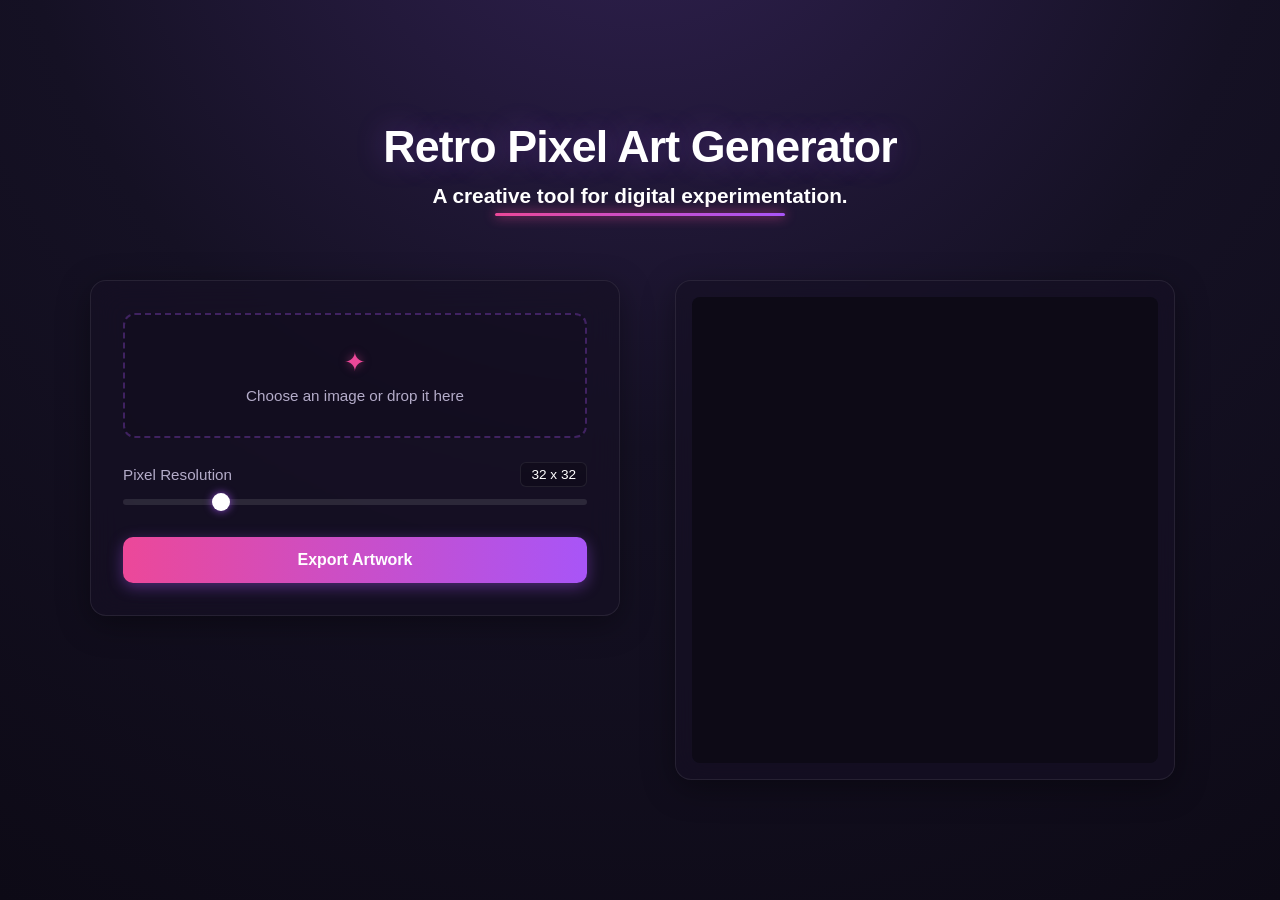
<file: img2pxl/index.html>
<!DOCTYPE html>
<html lang="en">
<head>
    <meta charset="UTF-8">
    <meta name="viewport" content="width=device-width, initial-scale=1.0">
    <title>Zesctt | Pixel Art Generator</title>
    <link rel="stylesheet" href="styles.css">
    <link rel="icon" type="image/x-icon" href="favicon.ico">

</head>
<body>

    <main class="container">
        <header class="site-header">
            <h1 class="title">Retro Pixel Art Generator</h1>
            <p class="subtitle">A creative tool for digital experimentation.</p>
        </header>

        <section class="workspace">
            <div class="controls-panel">
                <div class="control-group drag-zone" id="dropZone">
                    <label for="imageInput" class="file-label">
                        <span class="upload-icon">✦</span>
                        <span class="upload-text">Choose an image or drop it here</span>
                    </label>
                    <input type="file" id="imageInput" accept="image/*">
                </div>
                
                <div class="control-group slider-box">
                    <div class="slider-header">
                        <label for="pixelSlider">Pixel Resolution</label>
                        <span id="sliderValue" class="badge">32 x 32</span>
                    </div>
                    <input type="range" id="pixelSlider" min="8" max="128" value="32" step="4">
                </div>

                <button id="downloadBtn" class="btn-primary">Export Artwork</button>
            </div>

            <div class="display-panel">
                <div class="canvas-wrapper">
                    <canvas id="canvas"></canvas>
                </div>
            </div>
        </section>
    </main>

    <script src="main.js"></script>
</body>
</html>
</file>
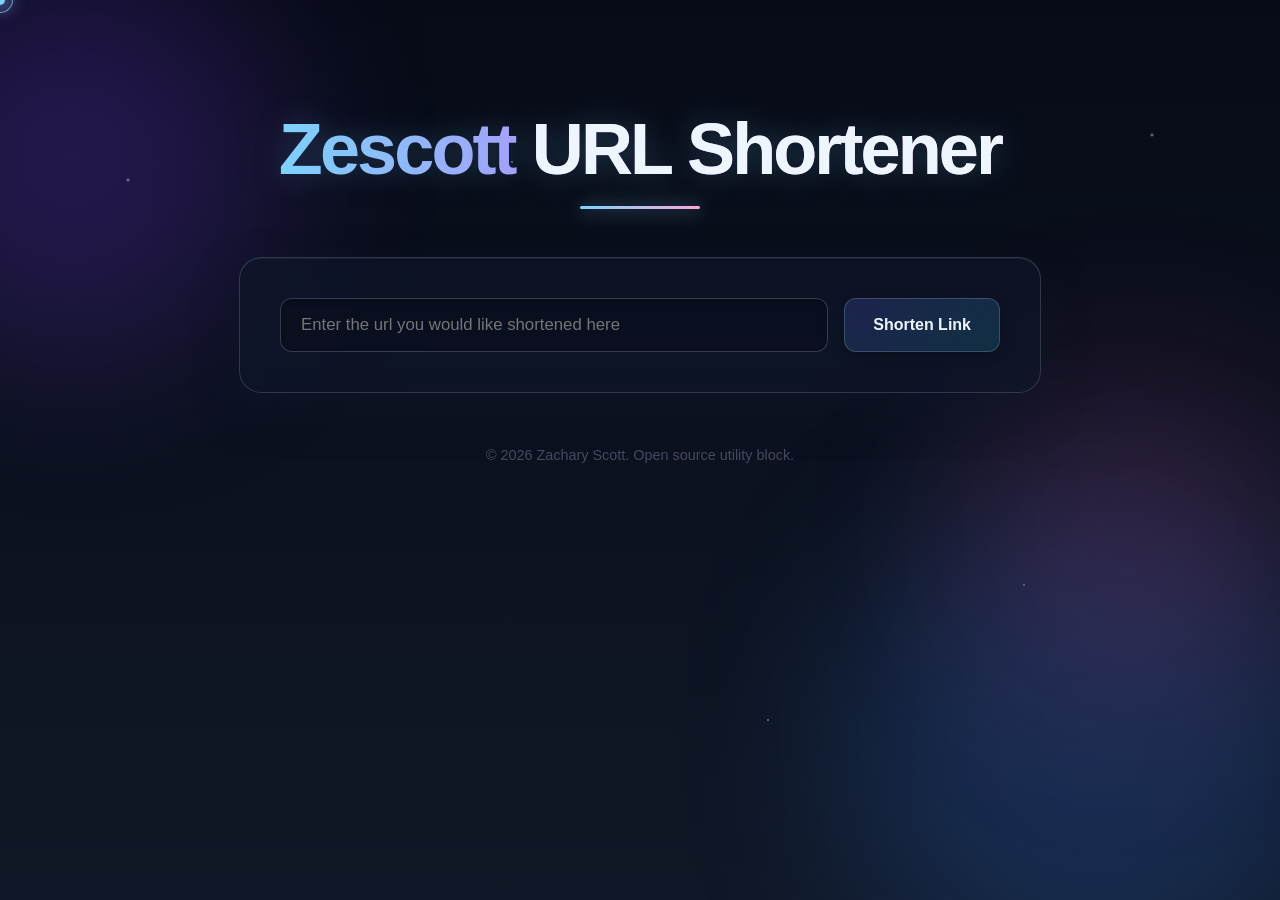
<file: url-shortener/index.html>
<!DOCTYPE html>
<html lang="en">
<head>
    <meta charset="UTF-8">
    <meta name="viewport" content="width=device-width, initial-scale=1.0">
    <title>Zescott | URL Shortener</title>
    <link rel="stylesheet" href="styles.css">
    <link rel="icon" type="image/x-icon" href="favicon.ico">

</head>
<body>

    <div class="orb orb-one"></div>
    <div class="orb orb-two"></div>
    <div class="orb orb-three"></div>


    <div class="cursor-dot" id="customDot"></div>
    <div class="cursor-tail" id="customTail"></div>

    <main class="shortener-container">
        <header class="shortener-header">
            <h1 class="main-hero">Zescott<span> URL Shortener</span></h1>
            <div class="role-underline"></div>
        </header>

        <section class="shortener-box">
            <form id="shortenerForm" class="shortener-form">
                <div class="input-group">
                    <input type="url" id="longUrl" placeholder="Enter the url you would like shortened here" required autocomplete="off">
                    <button type="submit" class="submit-btn">
                        <span>Shorten Link</span>
                    </button>
                </div>
            </form>

            <div id="resultWrapper" class="result-wrapper hidden">
                <div class="result-card">
                    <p class="result-label">Optimised Destination:</p>
                    <div class="result-display">
                        <a href="#" id="shortenedUrl" target="_blank" class="short-link">://zescott.com</a>
                        <button id="copyBtn" class="copy-btn" aria-label="Copy to Clipboard">
                            Copy
                        </button>
                    </div>
                </div>
            </div>
        </section>
        
        <footer class="footer-meta">
            <p class="footer-text">© 2026 Zachary Scott. Open source utility block.</p>
        </footer>
    </main>

    <script src="scripts.js"></script>
</body>
</html>
</file>
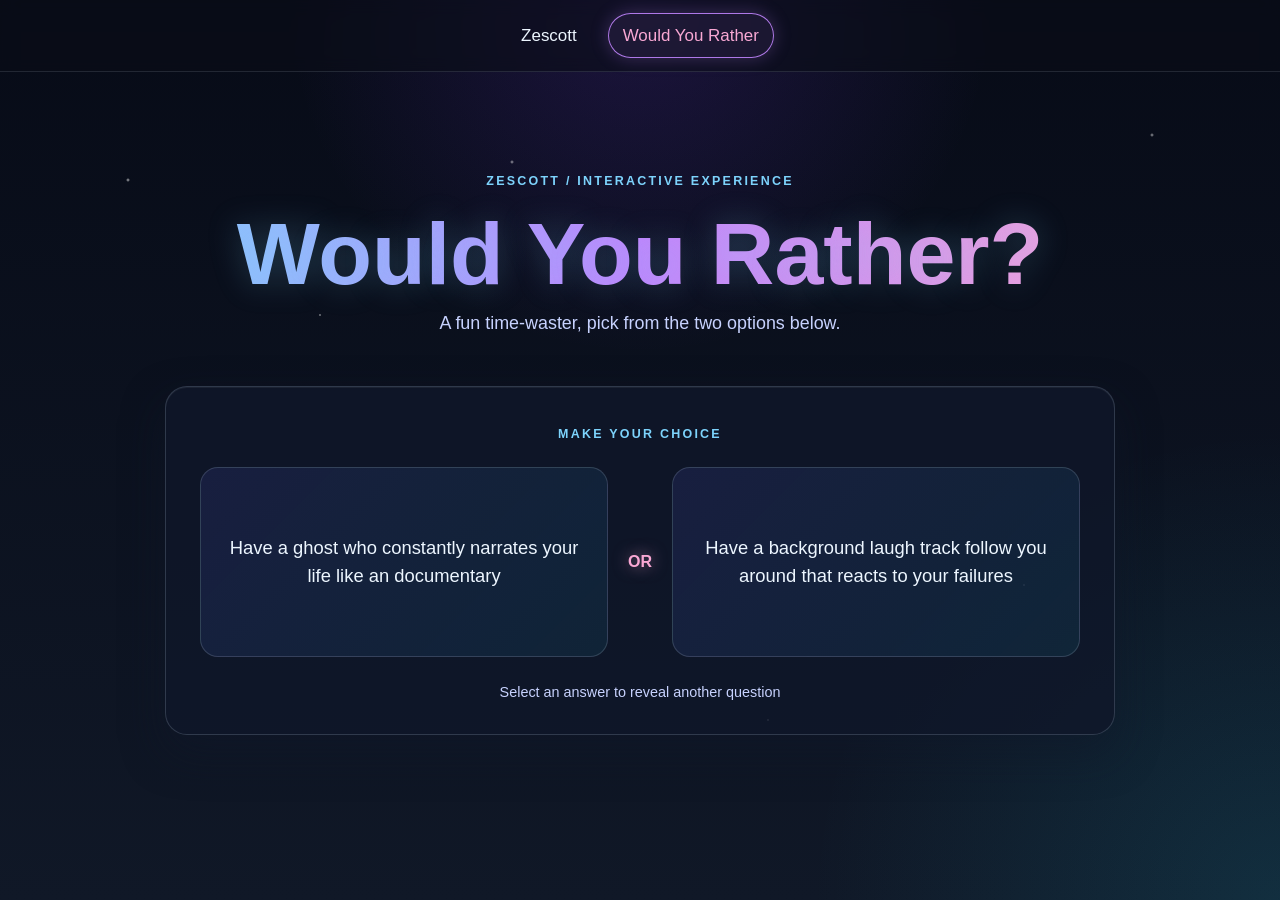
<file: wyr/index.html>
<!DOCTYPE html>
<html lang="en">
<head>
    <meta charset="UTF-8">
    <link rel="stylesheet" href="styles.css">
    <link rel="icon" type="image/x-icon" href="favicon.ico">

    <meta name="viewport" content="width=device-width, initial-scale=1.0">
    <meta name="description" content="A random Would You Rather game by Zescott.">
    <title>Would You Rather | Zescott</title>
</head>
<body>
    <header class="nav-bar">
        <a class="nav-item" href="https://zescott.com">Zescott</a>
        <span class="nav-item nav-current">Would You Rather</span>
    </header>

    <main class="game-shell">
        <p class="eyebrow">ZESCOTT / INTERACTIVE EXPERIENCE</p>
        <h1>Would You Rather?</h1>
        <p class="intro">A fun time-waster, pick from the two options below.</p>

        <section class="game-panel" aria-label="Would You Rather choices">
            <p class="prompt-label">MAKE YOUR CHOICE</p>
            <div class="choices">
                <button class="left" type="button">Option A</button>
                <span class="versus">OR</span>
                <button class="right" type="button">Option B</button>
            </div>
            <p class="hint">Select an answer to reveal another question</p>
        </section>
    </main>
    <script src="main.js"></script>
</body>
</html>
</file>
<file: img2pxl/styles.css>
:root {
    --bg-gradient: radial-gradient(circle at 50% -20%, #312152 0%, #151124 50%, #0d0a16 100%);
    --panel-bg: rgba(22, 17, 36, 0.7);
    --border-color: rgba(255, 255, 255, 0.08);
    --border-glow: rgba(168, 85, 247, 0.4);
    --text-main: #ffffff;
    --text-muted: #b4acc9;
    --accent-gradient: linear-gradient(90deg, #ec4899, #a855f7);
    --btn-hover-gradient: linear-gradient(90deg, #f43f5e, #ec4899);
    --font-stack: -apple-system, BlinkMacSystemFont, "Segoe UI", Roboto, Helvetica, Arial, sans-serif;
}

* {
    box-sizing: border-box;
    margin: 0;
    padding: 0;
}

body {
    font-family: var(--font-stack);
    background: var(--bg-gradient);
    background-attachment: fixed;
    color: var(--text-main);
    display: flex;
    justify-content: center;
    align-items: center;
    min-height: 100vh;
    padding: 40px 20px;
}

.container {
    width: 100%;
    max-width: 1100px;
    display: flex;
    flex-direction: column;
    gap: 40px;
}

.site-header {
    text-align: center;
    padding-bottom: 24px;
    position: relative;
}

.title {
    font-size: 2.8rem;
    font-weight: 800;
    letter-spacing: -0.02em;
    margin-bottom: 12px;
    text-shadow: 0 0 30px rgba(168, 85, 247, 0.3);
}

.subtitle {
    display: inline-block;
    font-size: 1.3rem;
    font-weight: 600;
    color: #ffffff;
    padding-bottom: 8px;
    position: relative;
}

.subtitle::after {
    content: '';
    position: absolute;
    bottom: 0;
    left: 15%;
    width: 70%;
    height: 3px;
    background: var(--accent-gradient);
    border-radius: 2px;
    box-shadow: 0 0 12px #ec4899;
}

.workspace {
    display: grid;
    grid-template-columns: 1fr 1fr;
    gap: 40px;
    align-items: start;
}

@media (max-width: 768px) {
    .workspace {
        grid-template-columns: 1fr;
    }
}

.controls-panel {
    display: flex;
    flex-direction: column;
    gap: 24px;
    background: var(--panel-bg);
    border: 1px solid var(--border-color);
    padding: 32px;
    border-radius: 16px;
    backdrop-filter: blur(16px);
    -webkit-backdrop-filter: blur(16px);
    box-shadow: 0 8px 32px 0 rgba(0, 0, 0, 0.37);
}

.control-group {
    display: flex;
    flex-direction: column;
    gap: 12px;
}

.drag-zone {
    border: 2px dashed rgba(168, 85, 247, 0.3);
    border-radius: 12px;
    padding: 32px 20px;
    text-align: center;
    cursor: pointer;
    transition: all 0.3s ease;
    position: relative;
    background: rgba(0, 0, 0, 0.1);
}

.drag-zone:hover, .drag-zone.dragover {
    border-color: #ec4899;
    background-color: rgba(236, 72, 153, 0.04);
    box-shadow: 0 0 15px rgba(236, 72, 153, 0.2);
}

.drag-zone input[type="file"] {
    position: absolute;
    top: 0;
    left: 0;
    width: 100%;
    height: 100%;
    opacity: 0;
    cursor: pointer;
}

.file-label {
    display: flex;
    flex-direction: column;
    align-items: center;
    gap: 10px;
    cursor: pointer;
}

.upload-icon {
    font-size: 1.6rem;
    color: #ec4899;
    text-shadow: 0 0 10px rgba(236, 72, 153, 0.5);
}

.upload-text {
    font-size: 0.95rem;
    color: var(--text-muted);
}

.slider-header {
    display: flex;
    justify-content: space-between;
    align-items: center;
    font-size: 0.95rem;
    font-weight: 500;
    color: var(--text-muted);
}

.badge {
    background: rgba(0, 0, 0, 0.2);
    border: 1px solid var(--border-color);
    padding: 4px 10px;
    border-radius: 6px;
    font-size: 0.85rem;
    color: #ffffff;
}

input[type="range"] {
    -webkit-appearance: none;
    width: 100%;
    background: transparent;
}

input[type="range"]:focus {
    outline: none;
}

input[type="range"]::-webkit-slider-runnable-track {
    width: 100%;
    height: 6px;
    background: rgba(255, 255, 255, 0.1);
    border-radius: 3px;
}

input[type="range"]::-webkit-slider-thumb {
    height: 18px;
    width: 18px;
    border-radius: 50%;
    background: #ffffff;
    cursor: pointer;
    -webkit-appearance: none;
    margin-top: -6px;
    box-shadow: 0 0 8px rgba(168, 85, 247, 0.8);
    transition: transform 0.1s ease;
}

input[type="range"]::-webkit-slider-thumb:hover {
    transform: scale(1.2);
}

.btn-primary {
    font-family: var(--font-stack);
    font-size: 1rem;
    font-weight: 600;
    background: var(--accent-gradient);
    color: #ffffff;
    border: none;
    padding: 14px;
    border-radius: 10px;
    cursor: pointer;
    transition: all 0.3s ease;
    margin-top: 8px;
    box-shadow: 0 4px 15px rgba(168, 85, 247, 0.4);
}

.btn-primary:hover {
    background: var(--btn-hover-gradient);
    box-shadow: 0 4px 20px rgba(236, 72, 153, 0.6);
    transform: translateY(-1px);
}

.display-panel {
    display: flex;
    justify-content: center;
    align-items: center;
}

.canvas-wrapper {
    background: var(--panel-bg);
    border: 1px solid var(--border-color);
    padding: 16px;
    border-radius: 16px;
    width: 100%;
    max-width: 500px;
    aspect-ratio: 1 / 1;
    display: flex;
    justify-content: center;
    align-items: center;
    backdrop-filter: blur(16px);
    -webkit-backdrop-filter: blur(16px);
    box-shadow: 0 8px 32px 0 rgba(0, 0, 0, 0.37);
}

canvas {
    width: 100%;
    height: 100%;
    border-radius: 8px;
    background: #0d0a16;
    display: block;
}
</file>
<file: url-shortener/styles.css>
:root {
    --space-bg: #070b17;
    --space-bg-2: #101827;
    --space-panel: rgba(15, 23, 42, 0.68);
    --space-panel-strong: rgba(17, 24, 39, 0.95);
    --space-text: #edf6ff;
    --space-muted: #c7d2fe;
    --space-accent: #7dd3fc;
    --space-accent-2: #c084fc;
    --space-accent-3: #f9a8d4;
    --space-glow: #67e8f9;
    --space-border: rgba(148, 163, 184, 0.25);
}

* {
    box-sizing: border-box;
    cursor: none;
}

html, body {
    margin: 0;
    padding: 0;
    width: 100%;
    min-height: 100vh;
    font-family: "Segoe UI", Tahoma, Geneva, Verdana, sans-serif;
    background: linear-gradient(180deg, var(--space-bg) 0%, var(--space-bg-2) 100%);
    color: var(--space-text);
    overflow-x: hidden;
}

body::before {
    content: "";
    position: fixed;
    inset: 0;
    background-image:
        radial-gradient(2px 2px at 10% 20%, rgba(255,255,255,0.9) 0, transparent 100%),
        radial-gradient(2px 2px at 25% 35%, rgba(255,255,255,0.8) 0, transparent 100%),
        radial-gradient(1.5px 1.5px at 40% 18%, rgba(255,255,255,0.8) 0, transparent 100%),
        radial-gradient(2px 2px at 70% 30%, rgba(255,255,255,0.9) 0, transparent 100%),
        radial-gradient(1.5px 1.5px at 80% 65%, rgba(255,255,255,0.7) 0, transparent 100%),
        radial-gradient(2px 2px at 90% 15%, rgba(255,255,255,0.8) 0, transparent 100%),
        radial-gradient(1.5px 1.5px at 60% 80%, rgba(255,255,255,0.8) 0, transparent 100%);
    opacity: 0.75;
    pointer-events: none;
    z-index: 0;
}

.orb {
    position: fixed;
    border-radius: 50%;
    filter: blur(90px);
    opacity: 0.35;
    z-index: 0;
    pointer-events: none;
}
.orb-one { width: 400px; height: 400px; top: -5%; left: -10%; background: rgba(124, 58, 237, 0.7); }
.orb-two { width: 500px; height: 500px; bottom: -10%; right: -5%; background: rgba(59, 130, 246, 0.6); }
.orb-three { width: 350px; height: 350px; top: 40%; left: 75%; background: rgba(236, 72, 153, 0.4); }

.cursor-dot, .cursor-tail {
    position: fixed;
    top: 0; left: 0;
    pointer-events: none;
    z-index: 9999;
    border-radius: 50%;
    transform: translate(-50%, -50%);
}
.cursor-dot {
    width: 10px; height: 10px;
    background: rgba(125, 211, 252, 1);
    box-shadow: 0 0 14px rgba(125, 211, 252, 0.9), 0 0 24px rgba(192, 132, 252, 0.7);
}
.cursor-tail {
    width: 26px; height: 26px;
    border: 1px solid rgba(125, 211, 252, 0.7);
    background: rgba(125, 211, 252, 0.08);
    box-shadow: 0 0 18px rgba(125, 211, 252, 0.2);
    transition: width 0.12s ease, height 0.12s ease, opacity 0.12s ease;
}

.shortener-container {
    position: relative;
    z-index: 1;
    max-width: 850px;
    margin: 0 auto;
    padding: 10vh 24px;
    display: flex;
    flex-direction: column;
    align-items: center;
}

.shortener-header {
    text-align: center;
    margin-bottom: 48px;
}
.main-hero {
    font-size: clamp(2.5rem, 6vw, 4.5rem);
    font-weight: 800;
    margin: 0 0 8px 0;
    letter-spacing: -0.04em;
    background: linear-gradient(90deg, var(--space-accent), var(--space-accent-2), var(--space-accent-3));
    -webkit-background-clip: text;
    background-clip: text;
    color: transparent;
    text-shadow: 0 0 32px rgba(125, 211, 252, 0.25);
}
.main-hero span {
    color: var(--space-text);
    -webkit-text-fill-color: var(--space-text);
}
.whatamI {
    margin: 0;
    font-size: clamp(1.1rem, 2vw, 1.5rem);
    color: var(--space-glow);
    text-shadow: 0 0 24px rgba(103, 232, 249, 0.45);
}
.role-underline {
    width: 120px; height: 3px;
    margin: 16px auto 0 auto;
    border-radius: 999px;
    background: linear-gradient(90deg, var(--space-accent), var(--space-accent-3));
    box-shadow: 0 0 18px rgba(125, 211, 252, 0.7);
    animation: expandLine 2s ease-in-out infinite;
}

@keyframes expandLine {
    0% { width: 100px; opacity: 0.8; }
    50% { width: 280px; opacity: 1; }
    100% { width: 100px; opacity: 0.8; }
}


.shortener-box {
    width: 100%;
    background: var(--space-panel);
    border: 1px solid var(--space-border);
    border-radius: 22px;
    padding: 40px;
    box-shadow: 0 18px 40px rgba(15, 23, 42, 0.5), inset 0 1px 0 rgba(255,255,255,0.06);
    backdrop-filter: blur(12px);
    transition: transform 0.3s ease, border-color 0.3s ease;
}
.shortener-box:hover {
    border-color: rgba(125, 211, 252, 0.4);
}

.shortener-form .input-group {
    display: grid;
    grid-template-columns: 1fr auto;
    gap: 16px;
}

.shortener-form input[type="url"] {
    background: rgba(10, 15, 30, 0.7);
    border: 1px solid rgba(148, 163, 184, 0.3);
    border-radius: 12px;
    padding: 16px 20px;
    color: var(--space-text);
    font-size: 1.05rem;
    outline: none;
    transition: all 0.25s ease;
    box-shadow: inset 0 2px 4px rgba(0,0,0,0.3);
}
.shortener-form input[type="url"]:focus {
    border-color: var(--space-glow);
    box-shadow: 0 0 15px rgba(103, 232, 249, 0.25), inset 0 2px 4px rgba(0,0,0,0.3);
    background: rgba(10, 15, 30, 0.9);
}


.submit-btn {
    background: linear-gradient(135deg, rgba(99, 102, 241, 0.2), rgba(34, 211, 238, 0.15));
    border: 1px solid rgba(148, 163, 184, 0.3);
    border-radius: 12px;
    padding: 0 28px;
    color: var(--space-text);
    font-size: 1rem;
    font-weight: 600;
    transition: all 0.25s ease;
    box-shadow: 0 4px 12px rgba(0,0,0,0.2);
}
.submit-btn:hover {
    transform: translateY(-2px);
    border-color: rgba(125, 211, 252, 0.8);
    background: linear-gradient(135deg, rgba(96, 165, 250, 0.25), rgba(192, 132, 252, 0.2));
    box-shadow: 0 12px 24px rgba(125, 211, 252, 0.15), 0 0 12px rgba(192, 132, 252, 0.1);
}

.result-wrapper {
    margin-top: 32px;
    padding-top: 32px;
    border-top: 1px solid rgba(148, 163, 184, 0.15);
    opacity: 1;
    transform: translateY(0);
    transition: all 0.4s cubic-bezier(0.175, 0.885, 0.32, 1.275);
}
.result-wrapper.hidden {
    display: none;
    opacity: 0;
    transform: translateY(15px);
}
.result-label {
    margin: 0 0 12px 0;
    color: var(--space-muted);
    font-size: 0.95rem;
    letter-spacing: 0.05em;
    text-transform: uppercase;
}
.result-display {
    display: grid;
    grid-template-columns: 1fr auto;
    background: rgba(7, 11, 23, 0.5);
    border: 1px solid rgba(148, 163, 184, 0.2);
    border-radius: 12px;
    overflow: hidden;
    align-items: center;
}
.short-link {
    padding: 16px 20px;
    color: var(--space-accent);
    text-decoration: none;
    font-weight: 600;
    overflow-x: auto;
    white-space: nowrap;
}
.short-link:hover {
    text-decoration: underline;
    color: var(--space-glow);
}
.copy-btn {
    background: rgba(192, 132, 252, 0.12);
    border: none;
    border-left: 1px solid rgba(148, 163, 184, 0.2);
    color: var(--space-accent-2);
    padding: 0 24px;
    height: 100%;
    font-weight: 600;
    transition: all 0.2s ease;
}
.copy-btn:hover {
    background: rgba(192, 132, 252, 0.25);
    color: var(--space-text);
}

.footer-meta {
    margin-top: 40px;
    text-align: center;
}
.footer-text {
    color: rgba(199, 210, 254, 0.4);
    font-size: 0.9rem;
}

@media (max-width: 640px) {
    .shortener-form .input-group,
    .result-display {
        grid-template-columns: 1fr;
    }
    .shortener-form input[type="url"], .submit-btn, .copy-btn {
        padding: 16px;
        width: 100%;
        height: auto;
    }
    .copy-btn {
        border-left: none;
        border-top: 1px solid rgba(148, 163, 184, 0.2);
    }
    .shortener-box { padding: 24px; }
}

.shortener-container {
    position: relative;
    z-index: 1;
    max-width: 850px;
    margin: 0 auto;
    padding: 12vh 24px;
    display: flex;
    flex-direction: column;
    align-items: center;
}

.shortener-header {
    text-align: center;
    margin-bottom: 48px;
}

.main-hero span {
    color: var(--space-text);
    -webkit-text-fill-color: var(--space-text);
}

.shortener-box {
    width: 100%;
    background: var(--space-panel);
    border: 1px solid var(--space-border);
    border-radius: 22px;
    padding: 40px;
    box-shadow: 0 18px 40px rgba(15, 23, 42, 0.5), inset 0 1px 0 rgba(255,255,255,0.06);
    backdrop-filter: blur(12px);
    transition: border-color 0.3s ease;
}
.shortener-box:hover {
    border-color: rgba(125, 211, 252, 0.4);
}

.shortener-form .input-group {
    display: grid;
    grid-template-columns: 1fr auto;
    gap: 16px;
}

.shortener-form input[type="url"] {
    background: rgba(10, 15, 30, 0.7);
    border: 1px solid rgba(148, 163, 184, 0.3);
    border-radius: 12px;
    padding: 16px 20px;
    color: var(--space-text);
    font-size: 1.05rem;
    outline: none;
    transition: all 0.25s ease;
    box-shadow: inset 0 2px 4px rgba(0,0,0,0.3);
}
.shortener-form input[type="url"]:focus {
    border-color: var(--space-glow);
    box-shadow: 0 0 15px rgba(103, 232, 249, 0.25);
    background: rgba(10, 15, 30, 0.9);
}


.submit-btn {
    background: linear-gradient(135deg, rgba(99, 102, 241, 0.2), rgba(34, 211, 238, 0.15));
    border: 1px solid rgba(148, 163, 184, 0.3);
    border-radius: 12px;
    padding: 0 28px;
    color: var(--space-text);
    font-size: 1rem;
    font-weight: 600;
    transition: all 0.25s ease;
}
.submit-btn:hover {
    transform: translateY(-2px);
    border-color: rgba(125, 211, 252, 0.8);
    background: linear-gradient(135deg, rgba(96, 165, 250, 0.25), rgba(192, 132, 252, 0.2));
    box-shadow: 0 12px 24px rgba(125, 211, 252, 0.15);
}

.result-wrapper {
    margin-top: 32px;
    padding-top: 32px;
    border-top: 1px solid rgba(148, 163, 184, 0.15);
    transition: all 0.3s ease;
}

.result-wrapper.hidden {
    display: none;
}

.result-label {
    margin: 0 0 12px 0;
    color: var(--space-muted);
    font-size: 0.95rem;
    letter-spacing: 0.05em;
    text-transform: uppercase;
}

.result-display {
    display: grid;
    grid-template-columns: 1fr auto;
    background: rgba(7, 11, 23, 0.5);
    border: 1px solid rgba(148, 163, 184, 0.2);
    border-radius: 12px;
    overflow: hidden;
    align-items: center;
}

.short-link {
    padding: 16px 20px;
    color: var(--space-accent);
    text-decoration: none;
    font-weight: 600;
    overflow-x: auto;
    white-space: nowrap;
}
.short-link:hover {
    color: var(--space-glow);
}

.copy-btn {
    background: rgba(192, 132, 252, 0.12);
    border: none;
    border-left: 1px solid rgba(148, 163, 184, 0.2);
    color: var(--space-accent-2);
    padding: 0 24px;
    height: 100%;
    font-weight: 600;
    transition: all 0.2s ease;
}
.copy-btn:hover {
    background: rgba(192, 132, 252, 0.25);
    color: var(--space-text);
}

.footer-meta {
    margin-top: 40px;
    text-align: center;
}
.footer-text {
    color: rgba(199, 210, 254, 0.3);
    font-size: 0.9rem;
}

@media (max-width: 640px) {
    .shortener-form .input-group, 
    .result-display { 
        grid-template-columns: 1fr; 
    }
    .shortener-form input[type="url"], 
    .submit-btn, 
    .copy-btn { 
        padding: 16px; 
        width: 100%; 
        height: auto; 
    }
    .copy-btn { 
        border-left: none; 
        border-top: 1px solid rgba(148, 163, 184, 0.2); 
    }
    .shortener-box { 
        padding: 24px; 
    }
}
</file>
<file: wyr/styles.css>
:root {
	--space-bg: #070b17;
	--space-bg-2: #101827;
	--space-panel: rgb(15 23 42 / 80%);
	--space-text: #edf6ff;
	--space-muted: #c7d2fe;
	--space-accent: #7dd3fc;
	--space-accent-2: #c084fc;
	--space-accent-3: #f9a8d4;
	--space-glow: #67e8f9;
	--space-border: rgb(148 163 184 / 25%);
}

* {
	box-sizing: border-box;
}

body {
	position: relative;
	min-height: 100vh;
	margin: 0;
	overflow-x: hidden;
	background:
		radial-gradient(circle at top, rgb(124 58 237 / 18%), transparent 32%),
		radial-gradient(circle at bottom right, rgb(34 211 238 / 12%), transparent 30%),
		linear-gradient(180deg, var(--space-bg) 0%, var(--space-bg-2) 100%);
	color: var(--space-text);
	font-family: "Segoe UI", Tahoma, Geneva, Verdana, sans-serif;
	line-height: 1.6;
}

body::before {
	content: "";
	position: fixed;
	inset: 0;
	background-image:
		radial-gradient(2px 2px at 10% 20%, rgb(255 255 255 / 90%) 0, transparent 100%),
		radial-gradient(1.5px 1.5px at 25% 35%, rgb(255 255 255 / 80%) 0, transparent 100%),
		radial-gradient(2px 2px at 40% 18%, rgb(255 255 255 / 80%) 0, transparent 100%),
		radial-gradient(2px 2px at 70% 30%, rgb(255 255 255 / 90%) 0, transparent 100%),
		radial-gradient(1.5px 1.5px at 80% 65%, rgb(255 255 255 / 70%) 0, transparent 100%),
		radial-gradient(2px 2px at 90% 15%, rgb(255 255 255 / 80%) 0, transparent 100%),
		radial-gradient(1.5px 1.5px at 60% 80%, rgb(255 255 255 / 80%) 0, transparent 100%);
	opacity: 0.75;
	pointer-events: none;
}

.nav-bar,
.game-shell {
	position: relative;
	z-index: 1;
}

.nav-bar {
	height: 72px;
	display: flex;
	align-items: center;
	justify-content: center;
	gap: 16px;
	background: rgb(10 14 24 / 60%);
	border-bottom: 1px solid rgb(148 163 184 / 18%);
	backdrop-filter: blur(8px);
}

.nav-item {
	padding: 8px 14px;
	border: 1px solid transparent;
	border-radius: 999px;
	color: var(--space-text);
	font-size: 1.06rem;
	font-weight: 500;
	text-decoration: none;
}

.nav-item:hover,
.nav-current {
	color: var(--space-accent-3);
	border-color: rgb(192 132 252 / 90%);
	background: rgb(192 132 252 / 8%);
	box-shadow: 0 0 18px rgb(192 132 252 / 25%);
}

.game-shell {
	width: min(100% - 36px, 1100px);
	margin: 0 auto;
	padding: 100px 0 90px;
	text-align: center;
}

.eyebrow,
.prompt-label {
	margin: 0;
	color: var(--space-accent);
	font-size: 0.78rem;
	font-weight: 700;
	letter-spacing: 0.18em;
}

h1 {
	margin: 14px 0 8px;
	background: linear-gradient(90deg, var(--space-accent), var(--space-accent-2), var(--space-accent-3));
	background-clip: text;
	color: transparent;
	font-size: clamp(2.7rem, 8vw, 5.5rem);
	line-height: 1.08;
	text-shadow: 0 0 32px rgb(125 211 252 / 25%);
}

.intro {
	margin: 0 auto 48px;
	color: var(--space-muted);
	font-size: 1.12rem;
}

.game-panel {
	max-width: 950px;
	margin: 0 auto;
	padding: 38px 34px 30px;
	border: 1px solid var(--space-border);
	border-radius: 22px;
	background: var(--space-panel);
	box-shadow: 0 18px 40px rgb(15 23 42 / 50%), inset 0 1px 0 rgb(255 255 255 / 6%);
}

.choices {
	display: flex;
	align-items: stretch;
	gap: 20px;
	margin-top: 22px;
}

.choices button {
	flex: 1;
	min-height: 190px;
	padding: 28px;
	border: 1px solid rgb(148 163 184 / 25%);
	border-radius: 18px;
	background: linear-gradient(135deg, rgb(99 102 241 / 12%), rgb(34 211 238 / 8%));
	color: var(--space-text);
	font: inherit;
	font-size: 1.15rem;
	line-height: 1.5;
	cursor: pointer;
	transition: transform 0.25s ease, border-color 0.25s ease, box-shadow 0.25s ease, background 0.25s ease;
}

.choices button:hover,
.choices button:focus-visible {
	border-color: rgb(125 211 252 / 70%);
	background: linear-gradient(135deg, rgb(96 165 250 / 18%), rgb(192 132 252 / 16%), rgb(249 168 212 / 12%));
	box-shadow: 0 18px 34px rgb(125 211 252 / 12%), 0 0 22px rgb(192 132 252 / 12%);
	transform: translateY(-4px);
	outline: none;
}

.versus {
	align-self: center;
	color: var(--space-accent-3);
	font-weight: 800;
	text-shadow: 0 0 16px rgb(249 168 212 / 60%);
}

.hint {
	margin: 24px 0 0;
	color: var(--space-muted);
	font-size: 0.9rem;
}

@media (max-width: 650px) {
	.nav-bar {
		height: 62px;
	}

	.game-shell {
		padding-top: 70px;
	}

	.game-panel {
		padding: 30px 18px 24px;
	}

	.choices {
		flex-direction: column;
	}

	.choices button {
		min-height: 135px;
	}

	.versus {
		margin: -8px 0;
	}
}
</file>
